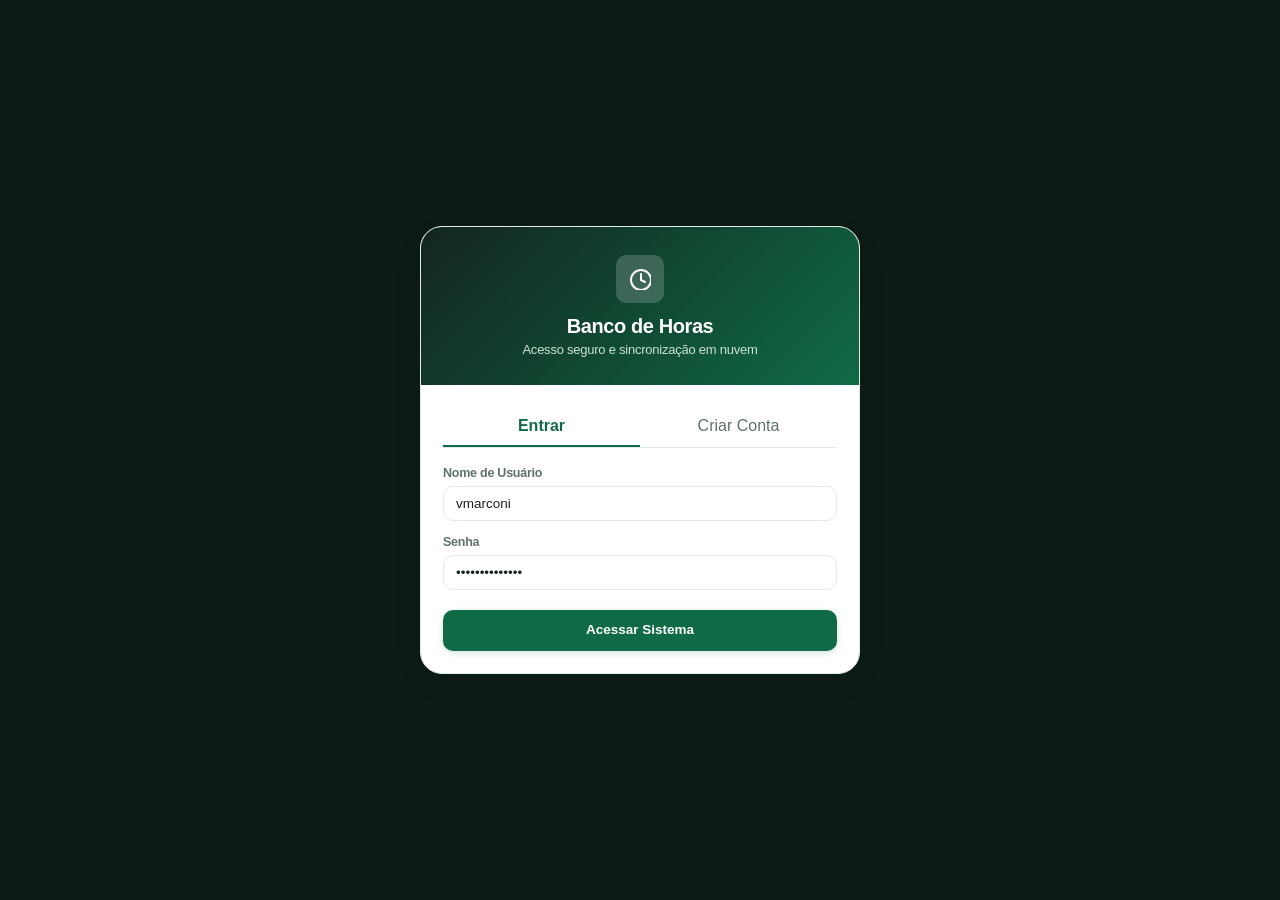
<file: index.html>
<!doctype html>
<html lang="pt-BR">
<head>
  <meta charset="utf-8">
  <meta name="viewport" content="width=device-width, initial-scale=1, viewport-fit=cover">
  <meta name="theme-color" content="#0f6b45">
  <meta name="apple-mobile-web-app-capable" content="yes">
  <meta name="apple-mobile-web-app-status-bar-style" content="black-translucent">
  <meta name="apple-mobile-web-app-title" content="Banco de Horas">
  <link rel="manifest" href="manifest.webmanifest">
  <link rel="icon" type="image/svg+xml" href="favicon.svg">
  <link rel="apple-touch-icon" href="icons/icon-192.png">
  <title>Controle de Banco de Horas</title>
  
  <link rel="stylesheet" href="css/style.css?v=1.3.0">
</head>
<body>

  <!-- SVG SPRITES INLINE -->
  <svg style="display:none;">
    <defs>
      <g id="icon-clock"><circle cx="12" cy="12" r="10"/><polyline points="12 6 12 12 16 14"/></g>
      <g id="icon-calendar"><rect x="3" y="4" width="18" height="18" rx="2" ry="2"/><line x1="16" y1="2" x2="16" y2="6"/><line x1="8" y1="2" x2="8" y2="6"/><line x1="3" y1="10" x2="21" y2="10"/></g>
      <g id="icon-dashboard"><rect x="3" y="3" width="7" height="9"/><rect x="14" y="3" width="7" height="5"/><rect x="14" y="12" width="7" height="9"/><rect x="3" y="16" width="7" height="5"/></g>
      <g id="icon-users"><path d="M17 21v-2a4 4 0 0 0-4-4H5a4 4 0 0 0-4 4v2"/><circle cx="9" cy="7" r="4"/><path d="M23 21v-2a4 4 0 0 0-3-3.87"/><path d="M16 3.13a4 4 0 0 1 0 7.75"/></g>
      <g id="icon-shield"><path d="M12 22s8-4 8-10V5l-8-3-8 3v7c0 6 8 10 8 10z"/></g>
      <g id="icon-plus"><line x1="12" y1="5" x2="12" y2="19"/><line x1="5" y1="12" x2="19" y2="12"/></g>
      <g id="icon-trash"><polyline points="3 6 5 6 21 6"/><path d="M19 6v14a2 2 0 0 1-2 2H7a2 2 0 0 1-2-2V6m3 0V4a2 2 0 0 1 2-2h4a2 2 0 0 1 2 2v2"/></g>
      <g id="icon-key"><circle cx="7.5" cy="15.5" r="5.5"/><path d="m21 2-9.6 9.6"/><path d="m15.5 7.5 3 3L22 7l-3-3"/></g>
      <g id="icon-download"><path d="M21 15v4a2 2 0 0 1-2 2H5a2 2 0 0 1-2-2v-4"/><polyline points="7 10 12 15 17 10"/><line x1="12" y1="15" x2="12" y2="3"/></g>
      <g id="icon-upload"><path d="M21 15v4a2 2 0 0 1-2 2H5a2 2 0 0 1-2-2v-4"/><polyline points="17 8 12 3 7 8"/><line x1="12" y1="3" x2="12" y2="15"/></g>
      <g id="icon-wifi"><path d="M5 12.55a11 11 0 0 1 14.08 0"/><path d="M1.42 9a16 16 0 0 1 21.16 0"/><path d="M8.53 16.11a6 6 0 0 1 6.95 0"/><line x1="12" y1="20" x2="12.01" y2="20"/></g>
      <g id="icon-wifi-off"><line x1="1" y1="1" x2="23" y2="23"/><path d="M16.72 11.06A10.94 10.94 0 0 1 19 12.55"/><path d="M5 12.55a10.94 10.94 0 0 1 5.17-2.39"/><path d="M10.71 5.05A16 16 0 0 1 22.58 9"/><path d="M1.42 9a15.91 15.91 0 0 1 4.7-2.88"/><path d="M8.53 16.11a6 6 0 0 1 6.95 0"/><line x1="12" y1="20" x2="12.01" y2="20"/></g>
      <g id="icon-refresh"><polyline points="23 4 23 10 17 10"/><polyline points="1 20 1 14 7 14"/><path d="M3.51 9a9 9 0 0 1 14.85-3.36L23 10M1 14l4.64 4.36A9 9 0 0 0 20.49 15"/></g>
      <g id="icon-check"><polyline points="20 6 9 17 4 12"/></g>
      <g id="icon-alert"><circle cx="12" cy="12" r="10"/><line x1="12" y1="8" x2="12" y2="12"/><line x1="12" y1="16" x2="12.01" y2="16"/></g>
      <g id="icon-moon"><path d="M21 12.79A9 9 0 1 1 11.21 3 7 7 0 0 0 21 12.79z"/></g>
      <g id="icon-sun"><circle cx="12" cy="12" r="5"/><line x1="12" y1="1" x2="12" y2="3"/><line x1="12" y1="21" x2="12" y2="23"/><line x1="4.22" y1="4.22" x2="5.64" y2="5.64"/><line x1="18.36" y1="18.36" x2="19.78" y2="19.78"/><line x1="1" y1="12" x2="3" y2="12"/><line x1="21" y1="12" x2="23" y2="12"/><line x1="4.22" y1="19.78" x2="5.64" y2="18.36"/><line x1="18.36" y1="5.64" x2="19.78" y2="4.22"/></g>
      <g id="icon-settings"><circle cx="12" cy="12" r="3"/><path d="M19.4 15a1.65 1.65 0 0 0 .33 1.82l.06.06a2 2 0 0 1 0 2.83 2 2 0 0 1-2.83 0l-.06-.06a1.65 1.65 0 0 0-1.82-.33 1.65 1.65 0 0 0-1 1.51V21a2 2 0 0 1-2 2 2 2 0 0 1-2-2v-.09A1.65 1.65 0 0 0 9 19.4a1.65 1.65 0 0 0-1.82.33l-.06.06a2 2 0 0 1-2.83 0 2 2 0 0 1 0-2.83l.06-.06a1.65 1.65 0 0 0 .33-1.82 1.65 1.65 0 0 0-1.51-1H3a2 2 0 0 1-2-2 2 2 0 0 1 2-2h.09A1.65 1.65 0 0 0 4.6 9a1.65 1.65 0 0 0-.33-1.82l-.06-.06a2 2 0 0 1 0-2.83 2 2 0 0 1 2.83 0l.06.06a1.65 1.65 0 0 0 1.82.33H9a1.65 1.65 0 0 0 1-1.51V3a2 2 0 0 1 2-2 2 2 0 0 1 2 2v.09a1.65 1.65 0 0 0 1 1.51 1.65 1.65 0 0 0 1.82-.33l.06-.06a2 2 0 0 1 2.83 0 2 2 0 0 1 0 2.83l-.06.06a1.65 1.65 0 0 0-.33 1.82V9a1.65 1.65 0 0 0 1.51 1H21a2 2 0 0 1 2 2 2 2 0 0 1-2 2h-.09a1.65 1.65 0 0 0-1.51 1z"/></g>
      <g id="icon-logout"><path d="M9 21H5a2 2 0 0 1-2-2V5a2 2 0 0 1 2-2h4"/><polyline points="16 17 21 12 16 7"/><line x1="21" y1="12" x2="9" y2="12"/></g>
      <g id="icon-menu"><line x1="3" y1="12" x2="21" y2="12"/><line x1="3" y1="6" x2="21" y2="6"/><line x1="3" y1="18" x2="21" y2="18"/></g>
      <g id="icon-close"><line x1="18" y1="6" x2="6" y2="18"/><line x1="6" y1="6" x2="18" y2="18"/></g>
      <g id="icon-search"><circle cx="11" cy="11" r="8"/><line x1="21" y1="21" x2="16.65" y2="16.65"/></g>
      <g id="icon-target"><circle cx="12" cy="12" r="10"/><circle cx="12" cy="12" r="6"/><circle cx="12" cy="12" r="2"/></g>
    </defs>
  </svg>

  <!-- AUTH SCREEN (NO EMAIL) -->
  <div class="modal-backdrop open" id="authBackdrop" style="background:#0d1a15; z-index:150;">
    <div class="modal-box" style="max-width:440px; padding:0;">
      <div style="background:linear-gradient(135deg, #13251f 0%, #0f6b45 100%); padding:28px 24px; color:white; text-align:center;">
        <div class="brand-badge" style="width:48px; height:48px; margin:0 auto 12px; background:rgba(255,255,255,0.18);">
          <svg class="svg-icon lg" style="stroke:white;"><use href="#icon-clock"/></svg>
        </div>
        <h2 style="margin:0 0 4px; font-size:20px; font-weight:700; letter-spacing:-0.02em;">Banco de Horas</h2>
        <p style="margin:0; font-size:13px; color:#cbe3d6;">Acesso seguro e sincronização em nuvem</p>
      </div>

      <div style="padding:22px;">
        <div style="display:flex; border-bottom:1px solid var(--line); margin-bottom:18px;">
          <button type="button" id="tabLogin" onclick="switchAuthTab('login')" style="flex:1; padding:10px; background:none; border:none; border-bottom:2px solid var(--g); font-weight:600; color:var(--g); cursor:pointer;">Entrar</button>
          <button type="button" id="tabRegister" onclick="switchAuthTab('register')" style="flex:1; padding:10px; background:none; border:none; border-bottom:2px solid transparent; font-weight:500; color:var(--mut); cursor:pointer;">Criar Conta</button>
        </div>

        <div id="authError" style="display:none; padding:10px 14px; background:var(--red-light); color:var(--red); border-radius:var(--radius-md); font-size:13px; margin-bottom:16px;"></div>

        <!-- Form Login -->
        <form id="loginForm" onsubmit="handleLogin(event)" novalidate style="display:flex; flex-direction:column; gap:14px;">
          <div class="field">
            <label>Nome de Usuário</label>
            <input type="text" id="loginUsername" required placeholder="Ex: vmarconi ou admin" value="vmarconi" autocomplete="username">
          </div>
          <div class="field">
            <label>Senha</label>
            <input type="password" id="loginPassword" required placeholder="Sua senha" value="VMarconi@2026!" autocomplete="current-password">
          </div>
          <button type="submit" id="btnLoginSubmit" class="btn primary" style="padding:11px; margin-top:6px;">Acessar Sistema</button>
        </form>

        <!-- Form Cadastro (Sem E-mail) -->
        <form id="registerForm" onsubmit="handleRegister(event)" novalidate style="display:none; flex-direction:column; gap:14px;">
          <div class="field">
            <label>Nome Completo</label>
            <input type="text" id="regFullName" required placeholder="Ex: Vinícius Marconi Vieira">
          </div>
          <div class="field">
            <label>Nome de Usuário (login)</label>
            <input type="text" id="regUsername" required placeholder="Ex: vmarconi" pattern="[a-zA-Z0-9_.-]+">
          </div>
          <div class="field">
            <label>Senha (mínimo 6 caracteres)</label>
            <input type="password" id="regPassword" required minlength="6" placeholder="Crie sua senha">
          </div>
          <div class="field">
            <label>Confirmar Senha</label>
            <input type="password" id="regPasswordConfirm" required minlength="6" placeholder="Repita a senha">
          </div>
          <button type="submit" id="btnRegSubmit" class="btn primary" style="padding:11px; margin-top:6px;">Criar Meu Usuário</button>
        </form>
      </div>
    </div>
  </div>

  <!-- SIDEBAR NAVIGATION -->
  <aside class="side" id="side">
    <div class="sidehead">
      <div class="brand">
        <div class="brand-badge">
          <svg class="svg-icon"><use href="#icon-clock"/></svg>
        </div>
        <span>Banco de Horas</span>
      </div>
      <button onclick="toggleSide()" title="Alternar menu">
        <svg class="svg-icon"><use href="#icon-menu"/></svg>
      </button>
    </div>

    <nav class="nav">
      <div class="nav-group-label">Principal</div>
      <button class="active" onclick="showView('v-dashboard', this)">
        <svg class="svg-icon"><use href="#icon-dashboard"/></svg>
        <span class="nav-label">Dashboard & Horas</span>
      </button>
      <button onclick="showView('v-point', this)">
        <svg class="svg-icon"><use href="#icon-calendar"/></svg>
        <span class="nav-label">Cartão Ponto</span>
      </button>
      <button onclick="showView('v-sim', this)">
        <svg class="svg-icon"><use href="#icon-clock"/></svg>
        <span class="nav-label">Simulação de Saldo</span>
      </button>
      <button onclick="showView('v-plan', this)">
        <svg class="svg-icon"><use href="#icon-target"/></svg>
        <span class="nav-label">Planejamento</span>
      </button>

      <!-- Admin Tab (Only visible to admin role) -->
      <div id="adminNavGroup" style="display:none;">
        <div class="nav-group-label">Gestão</div>
        <button id="btnNavAdmin" onclick="showView('v-admin', this)">
          <svg class="svg-icon"><use href="#icon-shield"/></svg>
          <span class="nav-label">Painel Admin</span>
        </button>
      </div>

      <div class="nav-group-label">Ferramentas</div>
      <button onclick="openImportModal()">
        <svg class="svg-icon"><use href="#icon-upload"/></svg>
        <span class="nav-label">Importar Ponto CSV</span>
      </button>
      <button onclick="exportCSV()">
        <svg class="svg-icon"><use href="#icon-download"/></svg>
        <span class="nav-label">Exportar Base CSV</span>
      </button>
    </nav>

    <div class="sidefoot">
      <div class="user-chip" onclick="toggleUserDropdown(event)">
        <div class="user-avatar" id="sideAvatar">VM</div>
        <div class="user-meta">
          <div class="name" id="sideUserName">Vinícius Marconi</div>
          <div class="role-pill" id="sideUserRole">Administrador</div>
        </div>
      </div>
    </div>
  </aside>

  <!-- MAIN APP CONTAINER -->
  <div class="main" id="main">
    
    <!-- TOPBAR -->
    <header class="topbar">
      <div class="topbar-left">
        <button class="btn secondary icon-only" onclick="toggleSide()" style="display:none;" id="mobileMenuBtn">
          <svg class="svg-icon"><use href="#icon-menu"/></svg>
        </button>
        <h1 class="page-title" id="pageTitle">Dashboard & Horas</h1>
      </div>

      <div class="topbar-right">
        <!-- Live Sync & Network Pill -->
        <div class="status-pill online" id="syncStatusPill" title="Status de sincronização com o Supabase">
          <span class="pulse-dot"></span>
          <span id="syncStatusText">Online</span>
        </div>

        <!-- Dark mode button -->
        <button class="btn secondary icon-only" onclick="toggleDarkMode()" title="Alternar tema claro/escuro">
          <svg class="svg-icon" id="themeIcon"><use href="#icon-moon"/></svg>
        </button>

        <!-- User profile button -->
        <button class="btn secondary" onclick="toggleUserDropdown(event)">
          <span id="topbarUsername">@vmarconi</span>
          <svg class="svg-icon sm"><use href="#icon-settings"/></svg>
        </button>
      </div>

      <!-- User Dropdown Menu -->
      <div class="dropdown-menu" id="userDropdown">
        <button class="dropdown-item" onclick="openChangePasswordModal()">
          <svg class="svg-icon sm"><use href="#icon-key"/></svg>
          <span>Alterar Minha Senha</span>
        </button>
        <button class="dropdown-item" onclick="manualForceSync()">
          <svg class="svg-icon sm"><use href="#icon-refresh"/></svg>
          <span>Sincronizar Agora</span>
        </button>
        <div class="dropdown-divider"></div>
        <button class="dropdown-item" style="color:var(--red);" onclick="handleLogout()">
          <svg class="svg-icon sm"><use href="#icon-logout"/></svg>
          <span>Sair da Conta</span>
        </button>
      </div>
    </header>

    <!-- VIEWS CONTENT -->
    <main class="content">

      <!-- VIEW 1: DASHBOARD & ENTRIES -->
      <section class="view active" id="v-dashboard">

        <!-- Banner de Configuração Rápida de Jornada -->
        <div style="display:flex; justify-content:space-between; align-items:center; background:var(--surface); border:1px solid var(--line); border-radius:var(--radius-lg); padding:12px 18px; margin-bottom:20px; flex-wrap:wrap; gap:12px; box-shadow:var(--shadow-sm);">
          <div style="display:flex; align-items:center; gap:12px;">
            <div style="width:38px; height:38px; border-radius:var(--radius-md); background:var(--g-light); color:var(--g); display:flex; align-items:center; justify-content:center; flex-shrink:0;">
              <svg class="svg-icon" style="stroke:var(--g);"><use href="#icon-clock"/></svg>
            </div>
            <div>
              <div style="font-weight:600; font-size:14px; color:var(--txt);">Base da Jornada Contratual</div>
              <div style="font-size:12px; color:var(--mut);" id="currentJornadaSubtitle">Alterne o cálculo entre o horário real do seu espelho e a jornada padrão</div>
            </div>
          </div>
          <div style="display:flex; align-items:center; gap:8px;">
            <label for="selectJornadaBase" style="font-size:12px; font-weight:600; color:var(--mut);">Cálculo:</label>
            <select id="selectJornadaBase" onchange="changeWorkdayJourney(this.value)" style="padding:8px 14px; border-radius:var(--radius-md); border:1px solid var(--line); background:var(--surface-2); color:var(--txt); font-weight:600; font-size:13px; cursor:pointer;">
              <option value="08:45" selected>08:45 diárias (Horário Real do Cartão • Saldo +03:33)</option>
              <option value="08:00">08:00 diárias (Base 8h Simples • Saldo +14:35)</option>
            </select>
          </div>
        </div>

        <!-- Top KPI Cards -->
        <div class="kpi-grid">
          <div class="kpi-card">
            <div class="kpi-head">
              <span class="kpi-label">Saldo Acumulado</span>
              <div class="kpi-icon-wrap"><svg class="svg-icon"><use href="#icon-clock"/></svg></div>
            </div>
            <div class="kpi-val" id="kpiSaldoTotal">+00:00</div>
            <div class="kpi-sub">Total de horas conciliadas</div>
          </div>
          <div class="kpi-card">
            <div class="kpi-head">
              <span class="kpi-label">Mês Vigente</span>
              <div class="kpi-icon-wrap"><svg class="svg-icon"><use href="#icon-calendar"/></svg></div>
            </div>
            <div class="kpi-val" id="kpiSaldoMes">+00:00</div>
            <div class="kpi-sub" id="kpiNomeMes">Outubro / 2026</div>
          </div>
          <div class="kpi-card">
            <div class="kpi-head">
              <span class="kpi-label">Lançamentos</span>
              <div class="kpi-icon-wrap"><svg class="svg-icon"><use href="#icon-dashboard"/></svg></div>
            </div>
            <div class="kpi-val" id="kpiCountLancamentos">0</div>
            <div class="kpi-sub">Dias cadastrados</div>
          </div>
          <div class="kpi-card">
            <div class="kpi-head">
              <span class="kpi-label">Créditos de Ponto</span>
              <div class="kpi-icon-wrap"><svg class="svg-icon"><use href="#icon-plus"/></svg></div>
            </div>
            <div class="kpi-val" id="kpiCreditosPonto">0</div>
            <div class="kpi-sub">Dias no espelho de ponto</div>
          </div>
        </div>

        <!-- Quick Add Entry Card -->
        <div class="card">
          <div class="card-head">
            <h2 class="card-title"><svg class="svg-icon"><use href="#icon-plus"/></svg> Novo Lançamento de Horas</h2>
            <button class="btn secondary" type="button" onclick="openImportModal()">
              <svg class="svg-icon sm"><use href="#icon-upload"/></svg> Importar Espelho CSV
            </button>
          </div>
          <form onsubmit="handleSaveEntry(event)" class="formgrid">
            <div class="field">
              <label>Data</label>
              <input type="date" id="entryDate" required>
            </div>
            <div class="field">
              <label>Entrada 1</label>
              <input type="time" id="entryIn1">
            </div>
            <div class="field">
              <label>Saída 1</label>
              <input type="time" id="entryOut1">
            </div>
            <div class="field">
              <label>Entrada 2</label>
              <input type="time" id="entryIn2">
            </div>
            <div class="field">
              <label>Saída 2</label>
              <input type="time" id="entryOut2">
            </div>
            <div class="field">
              <label>Horas 100% (Dobra)</label>
              <select id="entryDouble">
                <option value="false">Não (Normal)</option>
                <option value="true">Sim (Domingo/Feriado)</option>
              </select>
            </div>
            <div class="field">
              <button class="btn primary" type="submit">Salvar Dia</button>
            </div>
          </form>
        </div>

        <!-- Table of Entries -->
        <div class="card">
          <div class="card-head">
            <h2 class="card-title"><svg class="svg-icon"><use href="#icon-dashboard"/></svg> Histórico de Lançamentos</h2>
            <div style="display:flex; gap:8px;">
              <button class="btn secondary" onclick="exportCSV()"><svg class="svg-icon sm"><use href="#icon-download"/></svg> Exportar CSV</button>
              <button class="btn danger" onclick="handleClearAll()"><svg class="svg-icon sm"><use href="#icon-trash"/></svg> Limpar Base</button>
            </div>
          </div>
          <div class="table-responsive">
            <table class="data-table">
              <thead>
                <tr>
                  <th>Data</th>
                  <th>Dia</th>
                  <th>Entrada 1</th>
                  <th>Saída 1</th>
                  <th>Entrada 2</th>
                  <th>Saída 2</th>
                  <th>Trabalhado</th>
                  <th>Saldo</th>
                  <th>Ações</th>
                </tr>
              </thead>
              <tbody id="entriesTableBody">
                <tr><td colspan="9" style="text-align:center; padding:28px; color:var(--mut);">Carregando lançamentos...</td></tr>
              </tbody>
            </table>
          </div>
        </div>
      </section>

      <!-- VIEW 2: CARTÃO PONTO (ESPELHO) -->
      <section class="view" id="v-point">
        <div class="card">
          <div class="card-head">
            <h2 class="card-title"><svg class="svg-icon"><use href="#icon-calendar"/></svg> Espelho de Ponto Oficial</h2>
            <div style="display:flex; gap:8px;">
              <button class="btn primary" onclick="openImportModal()"><svg class="svg-icon sm"><use href="#icon-upload"/></svg> Importar Arquivo (.csv)</button>
              <button class="btn danger" onclick="handleClearPoint()"><svg class="svg-icon sm"><use href="#icon-trash"/></svg> Limpar Espelho</button>
            </div>
          </div>
          <div class="table-responsive">
            <table class="data-table">
              <thead>
                <tr>
                  <th>Data</th>
                  <th>Dia</th>
                  <th>Batidas Importadas</th>
                  <th>Total Ponto</th>
                  <th>Saldo</th>
                  <th>Status Conciliação</th>
                  <th>Ação</th>
                </tr>
              </thead>
              <tbody id="pointTableBody">
                <tr><td colspan="7" style="text-align:center; padding:28px; color:var(--mut);">Nenhum arquivo de cartão ponto importado ainda. Clique em "Importar Arquivo".</td></tr>
              </tbody>
            </table>
          </div>
        </div>
      </section>

      <!-- VIEW 3: SIMULAÇÃO -->
      <section class="view" id="v-sim">
        <div class="card">
          <div class="card-head">
            <h2 class="card-title"><svg class="svg-icon"><use href="#icon-clock"/></svg> Simulação e Projeção de Compensação</h2>
          </div>
          <div class="formgrid">
            <div class="field">
              <label>Minutos Extras por Dia a Trabalhar</label>
              <input type="number" id="simDailyMinutes" value="30" step="5" min="5" max="240">
            </div>
            <div class="field">
              <label>Dias Úteis Disponíveis</label>
              <input type="number" id="simDaysAvailable" value="20" min="1" max="60">
            </div>
            <div class="field">
              <button class="btn primary" type="button" onclick="calculateSimulation()">Projetar Saldo</button>
            </div>
          </div>
          <div style="margin-top:20px; padding:18px; background:var(--surface-2); border-radius:var(--radius-md); border:1px solid var(--line);">
            <h4 style="margin:0 0 8px; font-size:14px; color:var(--txt);">Resultado da Projeção:</h4>
            <div id="simResult" style="font-size:16px; font-weight:600; color:var(--g);">Preencha os valores e clique em Projetar Saldo.</div>
          </div>
        </div>
      </section>

      <!-- VIEW 4: PLANEJAMENTO -->
      <section class="view" id="v-plan">
        <div class="card">
          <div class="card-head">
            <h2 class="card-title"><svg class="svg-icon"><use href="#icon-target"/></svg> Metas e Planejamento de Folgas</h2>
          </div>
          <form onsubmit="handleSavePlan(event)" class="formgrid">
            <div class="field">
              <label>Data Prevista</label>
              <input type="date" id="planDate" required>
            </div>
            <div class="field">
              <label>Tipo</label>
              <select id="planType">
                <option value="folga">Folga Compensatória</option>
                <option value="saida_antecipada">Saída Antecipada</option>
                <option value="hora_extra">Plantão Extra</option>
              </select>
            </div>
            <div class="field">
              <label>Horas Previstas</label>
              <input type="number" id="planHours" value="8" step="0.5" min="0.5" max="16" required>
            </div>
            <div class="field">
              <button class="btn primary" type="submit">Agendar Meta</button>
            </div>
          </form>
          <div class="table-responsive" style="margin-top:20px;">
            <table class="data-table">
              <thead>
                <tr>
                  <th>Data</th>
                  <th>Tipo</th>
                  <th>Horas</th>
                  <th>Ações</th>
                </tr>
              </thead>
              <tbody id="planTableBody">
                <tr><td colspan="4" style="text-align:center; padding:20px; color:var(--mut);">Nenhuma meta planejada.</td></tr>
              </tbody>
            </table>
          </div>
        </div>
      </section>

      <!-- VIEW 5: ADMIN CONTROLS (DEDICATED ADMIN TAB) -->
      <section class="view" id="v-admin">
        <div class="kpi-grid">
          <div class="kpi-card">
            <div class="kpi-head">
              <span class="kpi-label">Total Usuários</span>
              <div class="kpi-icon-wrap"><svg class="svg-icon"><use href="#icon-users"/></svg></div>
            </div>
            <div class="kpi-val" id="admKpiUsers">0</div>
            <div class="kpi-sub">Contas cadastradas</div>
          </div>
          <div class="kpi-card">
            <div class="kpi-head">
              <span class="kpi-label">Administradores</span>
              <div class="kpi-icon-wrap"><svg class="svg-icon"><use href="#icon-shield"/></svg></div>
            </div>
            <div class="kpi-val" id="admKpiAdmins">0</div>
            <div class="kpi-sub">Com acesso total</div>
          </div>
          <div class="kpi-card">
            <div class="kpi-head">
              <span class="kpi-label">Registros Globais</span>
              <div class="kpi-icon-wrap"><svg class="svg-icon"><use href="#icon-dashboard"/></svg></div>
            </div>
            <div class="kpi-val" id="admKpiEntries">0</div>
            <div class="kpi-sub">Lançamentos no Supabase</div>
          </div>
          <div class="kpi-card">
            <div class="kpi-head">
              <span class="kpi-label">Segurança RLS</span>
              <div class="kpi-icon-wrap"><svg class="svg-icon"><use href="#icon-check"/></svg></div>
            </div>
            <div class="kpi-val" style="color:var(--g); font-size:20px;">Ativa</div>
            <div class="kpi-sub">Isolamento rigoroso por UID</div>
          </div>
        </div>

        <!-- Add User by Admin Card -->
        <div class="card">
          <div class="card-head">
            <h2 class="card-title"><svg class="svg-icon"><use href="#icon-plus"/></svg> Cadastrar Novo Colaborador</h2>
          </div>
          <form onsubmit="handleAdminCreateUser(event)" class="formgrid">
            <div class="field">
              <label>Nome Completo</label>
              <input type="text" id="admNewFullName" required placeholder="Ex: Roberto Ramos">
            </div>
            <div class="field">
              <label>Nome de Usuário (login)</label>
              <input type="text" id="admNewUsername" required placeholder="Ex: roberto" pattern="[a-zA-Z0-9_.-]+">
            </div>
            <div class="field">
              <label>Senha Provisória</label>
              <input type="password" id="admNewPassword" required minlength="6" placeholder="Mínimo 6 chars">
            </div>
            <div class="field">
              <label>Perfil</label>
              <select id="admNewRole">
                <option value="user">Usuário Comum</option>
                <option value="admin">Administrador</option>
              </select>
            </div>
            <div class="field">
              <button class="btn primary" type="submit">Cadastrar no Banco</button>
            </div>
          </form>
        </div>

        <!-- Users Directory Table -->
        <div class="card">
          <div class="card-head">
            <h2 class="card-title"><svg class="svg-icon"><use href="#icon-users"/></svg> Diretório de Usuários</h2>
            <div style="display:flex; gap:10px; align-items:center;">
              <div class="field" style="margin:0;">
                <input type="text" id="admUserSearch" placeholder="Buscar usuário..." oninput="filterAdminUsers()" style="padding:6px 12px; font-size:12.5px;">
              </div>
              <button class="btn secondary icon-only" onclick="loadAdminUsers()" title="Atualizar Lista">
                <svg class="svg-icon sm"><use href="#icon-refresh"/></svg>
              </button>
            </div>
          </div>
          <div class="table-responsive">
            <table class="data-table">
              <thead>
                <tr>
                  <th>Usuário</th>
                  <th>Nome Completo</th>
                  <th>Perfil</th>
                  <th>Data Cadastro</th>
                  <th>Lançamentos</th>
                  <th>Ações</th>
                </tr>
              </thead>
              <tbody id="admUsersTableBody">
                <tr><td colspan="6" style="text-align:center; padding:24px; color:var(--mut);">Carregando usuários...</td></tr>
              </tbody>
            </table>
          </div>
        </div>
      </section>

    </main>
  </div>

  <!-- MODAL: IMPORT CSV / CARTAO PONTO -->
  <div class="modal-backdrop" id="importModal">
    <div class="modal-box wide">
      <div class="modal-header">
        <h3><svg class="svg-icon"><use href="#icon-upload"/></svg> Importar Arquivo de Cartão Ponto</h3>
        <button class="modal-close-btn" onclick="closeImportModal()"><svg class="svg-icon"><use href="#icon-close"/></svg></button>
      </div>
      <div class="modal-body">
        <div class="drop-zone" onclick="$('importFileInput').click()" ondragover="handleDragOver(event)" ondragleave="handleDragLeave(event)" ondrop="handleDrop(event)">
          <svg class="svg-icon lg" style="stroke:var(--g); margin-bottom:8px;"><use href="#icon-upload"/></svg>
          <div style="font-weight:600; font-size:14px; margin-bottom:4px;">Arraste e solte o arquivo ("Outubro.csv") aqui</div>
          <div style="font-size:12.5px; color:var(--mut);">Ou clique para selecionar arquivos .csv, .txt ou .json</div>
          <input type="file" id="importFileInput" accept=".csv,.txt,.json" onchange="handleFileSelect(event)" style="display:none;">
        </div>

        <div style="margin-top:16px;">
          <div class="field">
            <label>Ou cole o conteúdo de texto do cartão ponto:</label>
            <textarea id="importRawText" rows="6" placeholder="Data;Entrada 1;Saída 1;Entrada 2;Saída 2...&#10;01/10/2026;08:00;12:00;13:00;18:00" style="font-family:monospace; font-size:12.5px;"></textarea>
          </div>
        </div>

        <!-- Preview Results Table -->
        <div id="importPreviewArea" style="display:none; margin-top:16px;">
          <h4 style="margin:0 0 8px; font-size:13.5px; color:var(--txt); display:flex; justify-content:space-between;">
            <span>Pré-visualização dos Lançamentos Detectados:</span>
            <span id="importCountBadge" class="badge positive">0 dias</span>
          </h4>
          <div class="table-responsive" style="max-height:220px; overflow-y:auto;">
            <table class="data-table" id="importPreviewTable">
              <thead>
                <tr>
                  <th>Data</th>
                  <th>E1</th>
                  <th>S1</th>
                  <th>E2</th>
                  <th>S2</th>
                  <th>Trabalhado</th>
                  <th>Saldo Previsto</th>
                </tr>
              </thead>
              <tbody id="importPreviewBody"></tbody>
            </table>
          </div>
        </div>
      </div>
      <div class="modal-footer">
        <button class="btn secondary" onclick="closeImportModal()">Cancelar</button>
        <button class="btn secondary" onclick="parseRawInput()">Analisar Conteúdo</button>
        <button class="btn primary" id="btnConfirmImport" onclick="executeImport()" disabled>Confirmar e Sincronizar</button>
      </div>
    </div>
  </div>

  <!-- MODAL: ALTERAR MINHA SENHA -->
  <div class="modal-backdrop" id="changePasswordModal">
    <div class="modal-box">
      <div class="modal-header">
        <h3><svg class="svg-icon"><use href="#icon-key"/></svg> Alterar Minha Senha</h3>
        <button class="modal-close-btn" onclick="closeChangePasswordModal()"><svg class="svg-icon"><use href="#icon-close"/></svg></button>
      </div>
      <form onsubmit="handleSelfPasswordChange(event)" novalidate>
        <div class="modal-body" style="display:flex; flex-direction:column; gap:14px;">
          <div class="field">
            <label>Nova Senha</label>
            <input type="password" id="selfNewPassword" required minlength="6" placeholder="Mínimo 6 caracteres">
          </div>
          <div class="field">
            <label>Confirmar Nova Senha</label>
            <input type="password" id="selfConfirmPassword" required minlength="6" placeholder="Repita a nova senha">
          </div>
        </div>
        <div class="modal-footer">
          <button type="button" class="btn secondary" onclick="closeChangePasswordModal()">Cancelar</button>
          <button type="submit" class="btn primary">Salvar Nova Senha</button>
        </div>
      </form>
    </div>
  </div>

  <!-- MODAL: ADMIN RESET SENHA DE USUARIO -->
  <div class="modal-backdrop" id="admResetModal">
    <div class="modal-box">
      <div class="modal-header">
        <h3><svg class="svg-icon"><use href="#icon-key"/></svg> Redefinir Senha de Usuário</h3>
        <button class="modal-close-btn" onclick="closeAdminResetModal()"><svg class="svg-icon"><use href="#icon-close"/></svg></button>
      </div>
      <form onsubmit="handleConfirmAdminReset(event)" novalidate>
        <div class="modal-body" style="display:flex; flex-direction:column; gap:14px;">
          <input type="hidden" id="admResetUserId">
          <div class="field">
            <label>Usuário Alvo</label>
            <input type="text" id="admResetUserName" readonly style="background:var(--surface-2);">
          </div>
          <div class="field">
            <label>Nova Senha Provisória</label>
            <input type="password" id="admResetNewPass" required minlength="6" placeholder="Digite a nova senha">
          </div>
        </div>
        <div class="modal-footer">
          <button type="button" class="btn secondary" onclick="closeAdminResetModal()">Cancelar</button>
          <button type="submit" class="btn primary">Confirmar Redefinição</button>
        </div>
      </form>
    </div>
  </div>

  <!-- TOAST CONTAINER -->
  <div class="toast-container" id="toastContainer"></div>

  <!-- APPLICATION JAVASCRIPT -->
  <script src="js/supabase.js?v=1.3.0"></script>
  <script src="js/offline.js?v=1.3.0"></script>
  <script src="js/parser.js?v=1.3.0"></script>
  <script src="js/app.js?v=1.3.0"></script>
</body>
</html>
</file>
<file: css/style.css>
/* DESIGN TOKENS & LOVABLE THEME */
:root {
  --g: #0f6b45;
  --g-hover: #0c5637;
  --g-light: #e8f5ee;
  --gd: #13251f;
  --gd-surface: #19332b;
  --line: #e2ebe5;
  --txt: #14241d;
  --mut: #5e7368;
  --surface: #ffffff;
  --surface-2: #f8faf9;
  --page: #edf4ef;
  --red: #b91c1c;
  --red-light: #fee2e2;
  --amber: #b45309;
  --amber-light: #fef3c7;
  --blue: #1d4ed8;
  --blue-light: #dbeafe;
  --shadow: 0 10px 28px rgba(19, 37, 31, .07);
  --shadow-sm: 0 2px 8px rgba(19, 37, 31, .05);
  --ring: 0 0 0 3px rgba(15, 107, 69, .16);
  --radius-sm: 6px;
  --radius-md: 10px;
  --radius-lg: 16px;
  --radius-xl: 22px;
  --sw: 260px;
  --sn: 72px;
}

body.dark {
  --g: #10b981;
  --g-hover: #059669;
  --g-light: #132e23;
  --gd: #0a1410;
  --gd-surface: #11221b;
  --line: #223c31;
  --txt: #e6f1ec;
  --mut: #8aa598;
  --surface: #142820;
  --surface-2: #102019;
  --page: #0b1712;
  --red-light: #3d1416;
  --amber-light: #3b2810;
  --blue-light: #132845;
  --shadow: 0 10px 28px rgba(0, 0, 0, .4);
  --shadow-sm: 0 2px 8px rgba(0, 0, 0, .3);
}

* { box-sizing: border-box; }
html { scroll-behavior: smooth; }
body {
  margin: 0;
  background: var(--page);
  color: var(--txt);
  font-family: Inter, -apple-system, BlinkMacSystemFont, "Segoe UI", Roboto, sans-serif;
  letter-spacing: -0.015em;
  min-height: 100vh;
  -webkit-font-smoothing: antialiased;
}
button, input, select, textarea { font: inherit; }

/* SVG Icons */
.svg-icon {
  display: inline-block;
  width: 18px;
  height: 18px;
  stroke-width: 2;
  stroke: currentColor;
  fill: none;
  stroke-linecap: round;
  stroke-linejoin: round;
  vertical-align: middle;
  flex-shrink: 0;
}
.svg-icon.sm { width: 15px; height: 15px; }
.svg-icon.lg { width: 22px; height: 22px; }

/* Sidebar */
.side {
  position: fixed;
  inset: 0 auto 0 0;
  width: var(--sw);
  background: linear-gradient(180deg, #13251f 0%, #0d1a15 100%);
  color: white;
  z-index: 40;
  transition: width .2s ease, transform .2s ease;
  overflow: hidden;
  display: flex;
  flex-direction: column;
  border-right: 1px solid rgba(255, 255, 255, 0.06);
}
.sidehead {
  height: 68px;
  display: flex;
  align-items: center;
  justify-content: space-between;
  padding: 0 18px;
  border-bottom: 1px solid rgba(255, 255, 255, 0.08);
}
.brand {
  display: flex;
  align-items: center;
  gap: 10px;
  font-weight: 700;
  font-size: 15px;
  letter-spacing: -0.02em;
  color: #ffffff;
  white-space: nowrap;
}
.brand-badge {
  width: 32px;
  height: 32px;
  background: #0f6b45;
  border-radius: var(--radius-md);
  display: flex;
  align-items: center;
  justify-content: center;
  color: white;
}
.sidehead button {
  background: transparent;
  border: none;
  color: #9cb8a9;
  padding: 6px;
  cursor: pointer;
  border-radius: var(--radius-sm);
  display: flex;
  align-items: center;
}
.sidehead button:hover { color: white; background: rgba(255, 255, 255, 0.08); }

.nav {
  flex: 1;
  padding: 14px 10px;
  overflow-y: auto;
  display: flex;
  flex-direction: column;
  gap: 4px;
}
.nav-group-label {
  font-size: 11px;
  font-weight: 600;
  text-transform: uppercase;
  letter-spacing: 0.06em;
  color: #6d887a;
  padding: 12px 10px 4px;
  white-space: nowrap;
}
.nav button {
  width: 100%;
  display: flex;
  align-items: center;
  gap: 12px;
  padding: 10px 12px;
  background: transparent;
  border: none;
  color: #b1cebe;
  border-radius: var(--radius-md);
  cursor: pointer;
  font-size: 13.5px;
  font-weight: 500;
  transition: all .15s ease;
  text-align: left;
  white-space: nowrap;
}
.nav button:hover {
  background: rgba(255, 255, 255, 0.07);
  color: #ffffff;
}
.nav button.active {
  background: #0f6b45;
  color: #ffffff;
  font-weight: 600;
  box-shadow: 0 4px 12px rgba(15, 107, 69, 0.35);
}

.sidefoot {
  padding: 14px 14px;
  border-top: 1px solid rgba(255, 255, 255, 0.08);
  display: flex;
  flex-direction: column;
  gap: 8px;
}
.user-chip {
  display: flex;
  align-items: center;
  gap: 10px;
  padding: 8px 10px;
  background: rgba(255, 255, 255, 0.05);
  border-radius: var(--radius-md);
  cursor: pointer;
  transition: background .15s ease;
}
.user-chip:hover { background: rgba(255, 255, 255, 0.1); }
.user-avatar {
  width: 34px;
  height: 34px;
  border-radius: 50%;
  background: #0f6b45;
  color: white;
  display: flex;
  align-items: center;
  justify-content: center;
  font-weight: 700;
  font-size: 13px;
  flex-shrink: 0;
}
.user-meta {
  overflow: hidden;
  line-height: 1.25;
}
.user-meta .name {
  font-size: 13px;
  font-weight: 600;
  color: white;
  white-space: nowrap;
  overflow: hidden;
  text-overflow: ellipsis;
}
.user-meta .role-pill {
  font-size: 11px;
  color: #8db59f;
}

/* Compact collapsed sidebar */
body.side-collapsed .side { width: var(--sn); }
body.side-collapsed .brand span,
body.side-collapsed .nav-group-label,
body.side-collapsed .nav button .nav-label,
body.side-collapsed .user-meta { display: none; }
body.side-collapsed .main { margin-left: var(--sn); }

/* Main Wrapper */
.main {
  margin-left: var(--sw);
  min-height: 100vh;
  transition: margin-left .2s ease;
  display: flex;
  flex-direction: column;
}

/* Header */
.topbar {
  height: 68px;
  background: var(--surface);
  border-bottom: 1px solid var(--line);
  display: flex;
  align-items: center;
  justify-content: space-between;
  padding: 0 24px;
  position: sticky;
  top: 0;
  z-index: 30;
  backdrop-filter: blur(8px);
}
.topbar-left {
  display: flex;
  align-items: center;
  gap: 16px;
}
.page-title {
  font-size: 18px;
  font-weight: 700;
  letter-spacing: -0.02em;
  margin: 0;
}
.topbar-right {
  display: flex;
  align-items: center;
  gap: 10px;
}

/* Network / Sync Status Pill */
.status-pill {
  display: flex;
  align-items: center;
  gap: 7px;
  padding: 5px 12px;
  border-radius: 999px;
  font-size: 12px;
  font-weight: 500;
  background: var(--surface-2);
  border: 1px solid var(--line);
  color: var(--mut);
  transition: all .2s ease;
}
.status-pill.online { color: #0f6b45; background: var(--g-light); border-color: transparent; }
.status-pill.offline { color: var(--amber); background: var(--amber-light); border-color: transparent; }
.status-pill.syncing { color: var(--blue); background: var(--blue-light); border-color: transparent; }
.pulse-dot {
  width: 7px;
  height: 7px;
  border-radius: 50%;
  background: currentColor;
  display: inline-block;
}
.status-pill.syncing .pulse-dot {
  animation: spin 1s linear infinite;
}
@keyframes spin { 100% { transform: rotate(360deg); } }

/* Action Buttons */
.btn {
  display: inline-flex;
  align-items: center;
  justify-content: center;
  gap: 7px;
  padding: 8px 14px;
  border-radius: var(--radius-md);
  font-size: 13.5px;
  font-weight: 600;
  border: 1px solid transparent;
  cursor: pointer;
  transition: all .15s ease;
  text-decoration: none;
  line-height: 1.2;
  white-space: nowrap;
}
.btn.primary {
  background: var(--g);
  color: white;
  box-shadow: 0 2px 6px rgba(15, 107, 69, 0.2);
}
.btn.primary:hover { background: var(--g-hover); }
.btn.secondary {
  background: var(--surface);
  color: var(--txt);
  border-color: var(--line);
}
.btn.secondary:hover { background: var(--surface-2); border-color: #c9dbd0; }
.btn.danger {
  background: var(--surface);
  color: var(--red);
  border-color: #fecaca;
}
.btn.danger:hover { background: var(--red-light); }
.btn.icon-only { padding: 8px; border-radius: var(--radius-md); }

/* Content area */
.content {
  flex: 1;
  padding: 24px;
  max-width: 1440px;
  width: 100%;
  margin: 0 auto;
}
.view { display: none; }
.view.active { display: block; animation: fadeIn .2s ease; }
@keyframes fadeIn { from { opacity: 0; transform: translateY(4px); } to { opacity: 1; transform: translateY(0); } }

/* KPI Grid */
.kpi-grid {
  display: grid;
  grid-template-columns: repeat(auto-fit, minmax(210px, 1fr));
  gap: 16px;
  margin-bottom: 22px;
}
.kpi-card {
  background: var(--surface);
  border: 1px solid var(--line);
  border-radius: var(--radius-lg);
  padding: 18px 20px;
  box-shadow: var(--shadow-sm);
  position: relative;
  overflow: hidden;
}
.kpi-head {
  display: flex;
  align-items: center;
  justify-content: space-between;
  margin-bottom: 8px;
}
.kpi-label {
  font-size: 12.5px;
  font-weight: 600;
  color: var(--mut);
  text-transform: uppercase;
  letter-spacing: 0.03em;
}
.kpi-icon-wrap {
  width: 32px;
  height: 32px;
  border-radius: var(--radius-md);
  display: flex;
  align-items: center;
  justify-content: center;
  background: var(--surface-2);
  color: var(--g);
}
.kpi-val {
  font-size: 26px;
  font-weight: 700;
  letter-spacing: -0.03em;
  color: var(--txt);
  margin: 0;
}
.kpi-sub {
  font-size: 12px;
  color: var(--mut);
  margin-top: 4px;
}

/* Cards */
.card {
  background: var(--surface);
  border: 1px solid var(--line);
  border-radius: var(--radius-lg);
  padding: 20px;
  box-shadow: var(--shadow-sm);
  margin-bottom: 22px;
}
.card-head {
  display: flex;
  align-items: center;
  justify-content: space-between;
  margin-bottom: 16px;
  gap: 12px;
  flex-wrap: wrap;
}
.card-title {
  font-size: 16px;
  font-weight: 700;
  margin: 0;
  letter-spacing: -0.02em;
  display: flex;
  align-items: center;
  gap: 9px;
}

/* Tables */
.table-responsive {
  overflow-x: auto;
  border-radius: var(--radius-md);
  border: 1px solid var(--line);
}
table.data-table {
  width: 100%;
  border-collapse: collapse;
  font-size: 13px;
  text-align: left;
  background: var(--surface);
}
table.data-table th {
  background: var(--surface-2);
  padding: 11px 14px;
  font-weight: 600;
  color: var(--mut);
  font-size: 12px;
  text-transform: uppercase;
  letter-spacing: 0.04em;
  border-bottom: 1px solid var(--line);
  white-space: nowrap;
}
table.data-table td {
  padding: 12px 14px;
  border-bottom: 1px solid var(--line);
  color: var(--txt);
  vertical-align: middle;
}
table.data-table tbody tr:last-child td { border-bottom: none; }
table.data-table tbody tr:hover { background: rgba(15, 107, 69, 0.03); }

/* Badge Pills */
.badge {
  display: inline-flex;
  align-items: center;
  gap: 5px;
  padding: 3px 9px;
  border-radius: 999px;
  font-size: 11.5px;
  font-weight: 600;
  line-height: 1.2;
}
.badge.positive { background: #dcfce7; color: #15803d; }
.badge.negative { background: #fee2e2; color: #b91c1c; }
.badge.neutral { background: #f1f5f9; color: #475569; }
.badge.admin { background: #fef3c7; color: #b45309; }
.badge.user { background: #e0e7ff; color: #3730a3; }

/* Form Elements */
.formgrid {
  display: grid;
  grid-template-columns: repeat(auto-fit, minmax(180px, 1fr));
  gap: 14px;
  align-items: flex-end;
}
.field {
  display: flex;
  flex-direction: column;
  gap: 6px;
}
.field label {
  font-size: 12.5px;
  font-weight: 600;
  color: var(--mut);
}
.field input, .field select, .field textarea {
  padding: 9px 12px;
  border-radius: var(--radius-md);
  border: 1px solid var(--line);
  background: var(--surface);
  color: var(--txt);
  font-size: 13.5px;
  transition: all .15s ease;
}
.field input:focus, .field select:focus, .field textarea:focus {
  outline: none;
  border-color: var(--g);
  box-shadow: var(--ring);
}

/* Modals */
.modal-backdrop {
  position: fixed;
  inset: 0;
  background: rgba(10, 20, 16, 0.65);
  backdrop-filter: blur(5px);
  z-index: 100;
  display: none;
  align-items: center;
  justify-content: center;
  padding: 20px;
}
.modal-backdrop.open { display: flex; animation: fadeIn .15s ease; }
.modal-box {
  background: var(--surface);
  border-radius: var(--radius-xl);
  width: 100%;
  max-width: 540px;
  box-shadow: var(--shadow);
  border: 1px solid var(--line);
  overflow: hidden;
  max-height: 90vh;
  display: flex;
  flex-direction: column;
}
.modal-box.wide { max-width: 780px; }
.modal-header {
  padding: 18px 22px;
  border-bottom: 1px solid var(--line);
  display: flex;
  align-items: center;
  justify-content: space-between;
}
.modal-header h3 {
  margin: 0;
  font-size: 17px;
  font-weight: 700;
  letter-spacing: -0.02em;
  display: flex;
  align-items: center;
  gap: 8px;
}
.modal-close-btn {
  background: transparent;
  border: none;
  color: var(--mut);
  padding: 6px;
  cursor: pointer;
  border-radius: var(--radius-sm);
  display: flex;
  align-items: center;
}
.modal-close-btn:hover { background: var(--surface-2); color: var(--txt); }
.modal-body {
  padding: 22px;
  overflow-y: auto;
}
.modal-footer {
  padding: 16px 22px;
  border-top: 1px solid var(--line);
  background: var(--surface-2);
  display: flex;
  align-items: center;
  justify-content: flex-end;
  gap: 10px;
}

/* Dropdown User Menu */
.dropdown-menu {
  position: absolute;
  top: calc(100% + 8px);
  right: 24px;
  width: 230px;
  background: var(--surface);
  border: 1px solid var(--line);
  border-radius: var(--radius-lg);
  box-shadow: var(--shadow);
  padding: 6px;
  display: none;
  z-index: 50;
  flex-direction: column;
  gap: 2px;
}
.dropdown-menu.open { display: flex; animation: fadeIn .15s ease; }
.dropdown-item {
  display: flex;
  align-items: center;
  gap: 10px;
  padding: 9px 12px;
  font-size: 13px;
  font-weight: 500;
  color: var(--txt);
  border-radius: var(--radius-md);
  cursor: pointer;
  background: transparent;
  border: none;
  text-align: left;
  width: 100%;
  transition: background .15s ease;
}
.dropdown-item:hover { background: var(--surface-2); }
.dropdown-divider { height: 1px; background: var(--line); margin: 4px 0; }

/* Toast notification */
.toast-container {
  position: fixed;
  bottom: 24px;
  right: 24px;
  z-index: 200;
  display: flex;
  flex-direction: column;
  gap: 8px;
  pointer-events: none;
}
.toast {
  background: #13251f;
  color: white;
  padding: 12px 18px;
  border-radius: var(--radius-md);
  font-size: 13.5px;
  font-weight: 500;
  box-shadow: 0 8px 24px rgba(0, 0, 0, 0.25);
  display: flex;
  align-items: center;
  gap: 10px;
  animation: toastIn .2s ease forwards;
  pointer-events: auto;
}
.toast.success { background: #0f6b45; }
.toast.error { background: #991b1b; }
.toast.warning { background: #92400e; }
@keyframes toastIn { from { opacity: 0; transform: translateY(12px); } to { opacity: 1; transform: translateY(0); } }

/* Drag and drop zone for CSV */
.drop-zone {
  border: 2px dashed #c1d6c9;
  border-radius: var(--radius-lg);
  padding: 28px 20px;
  text-align: center;
  background: var(--surface-2);
  cursor: pointer;
  transition: all .2s ease;
}
.drop-zone:hover, .drop-zone.dragover {
  border-color: var(--g);
  background: var(--g-light);
}

/* Responsive */
@media (max-width: 900px) {
  .side { transform: translateX(-100%); width: var(--sw); }
  body.side-open .side { transform: translateX(0); }
  .main { margin-left: 0 !important; }
  .topbar { padding: 0 16px; }
  .content { padding: 16px; }
}
</file>
